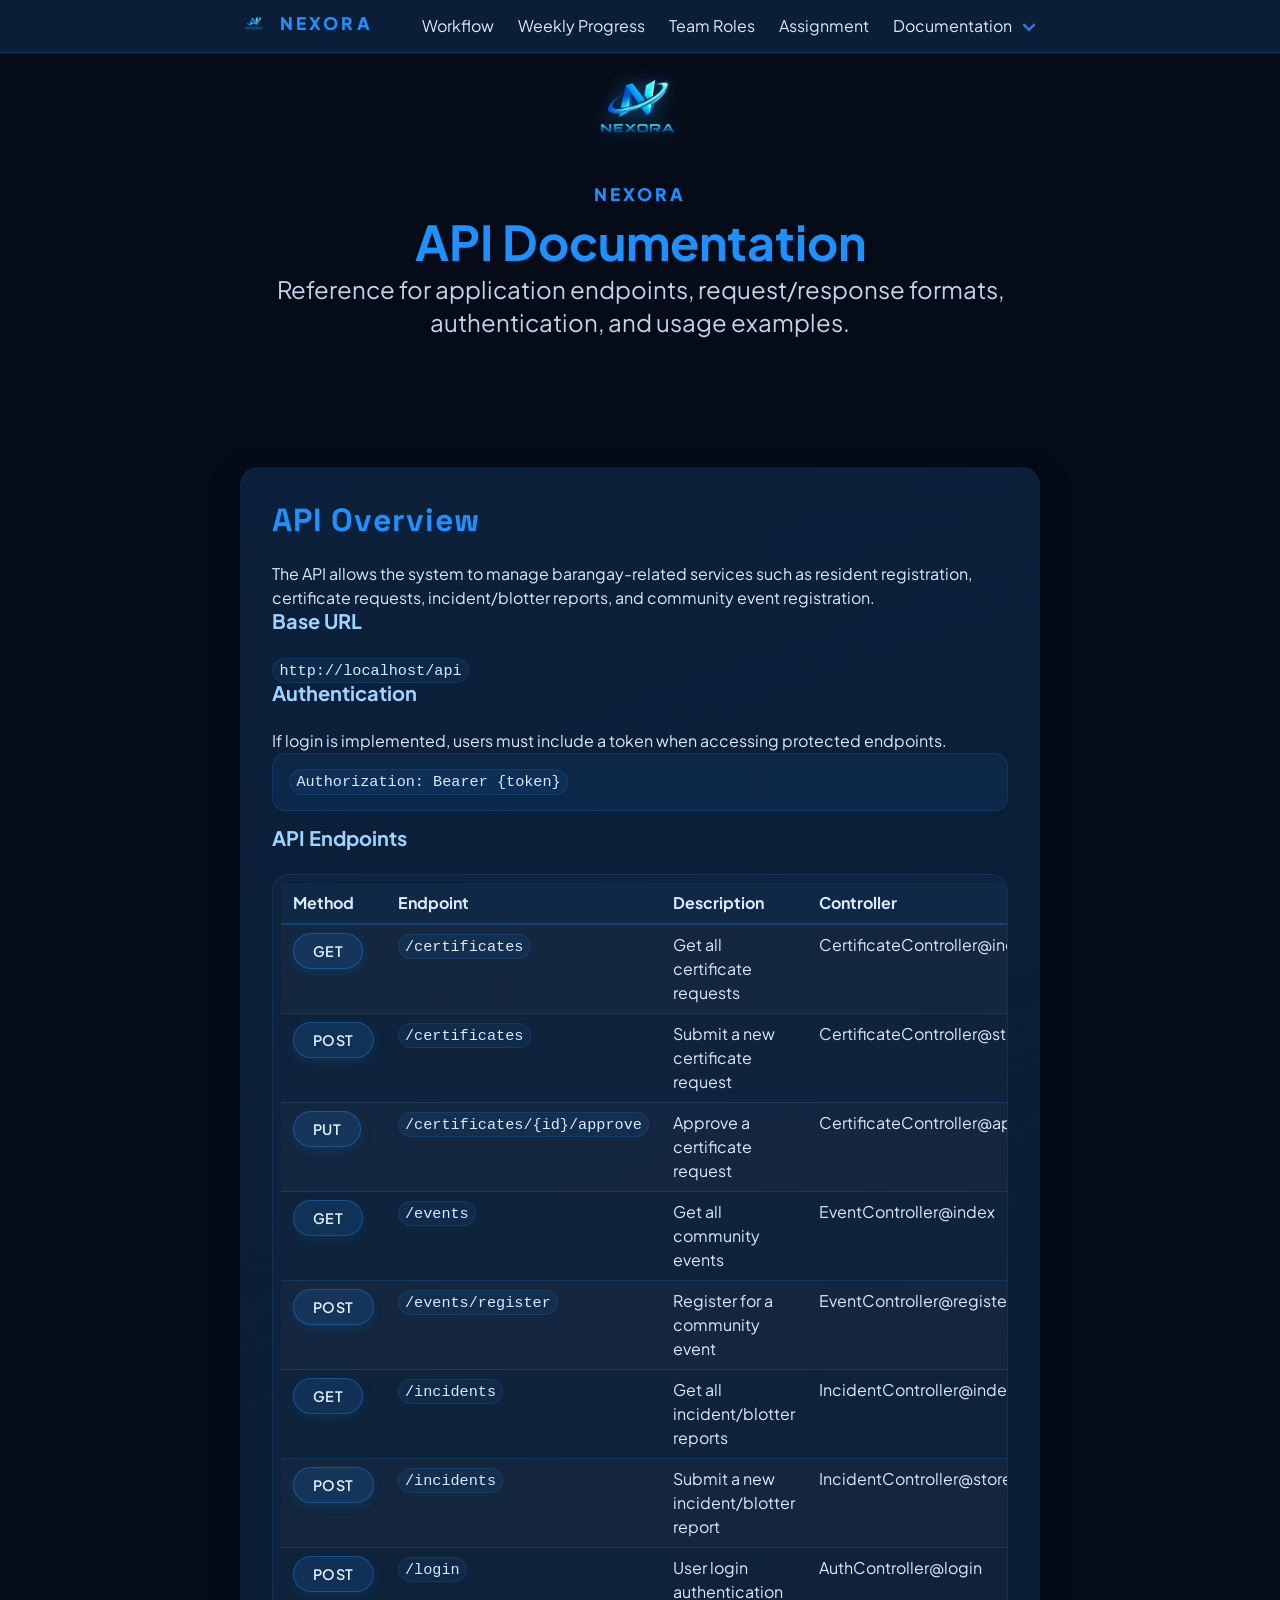
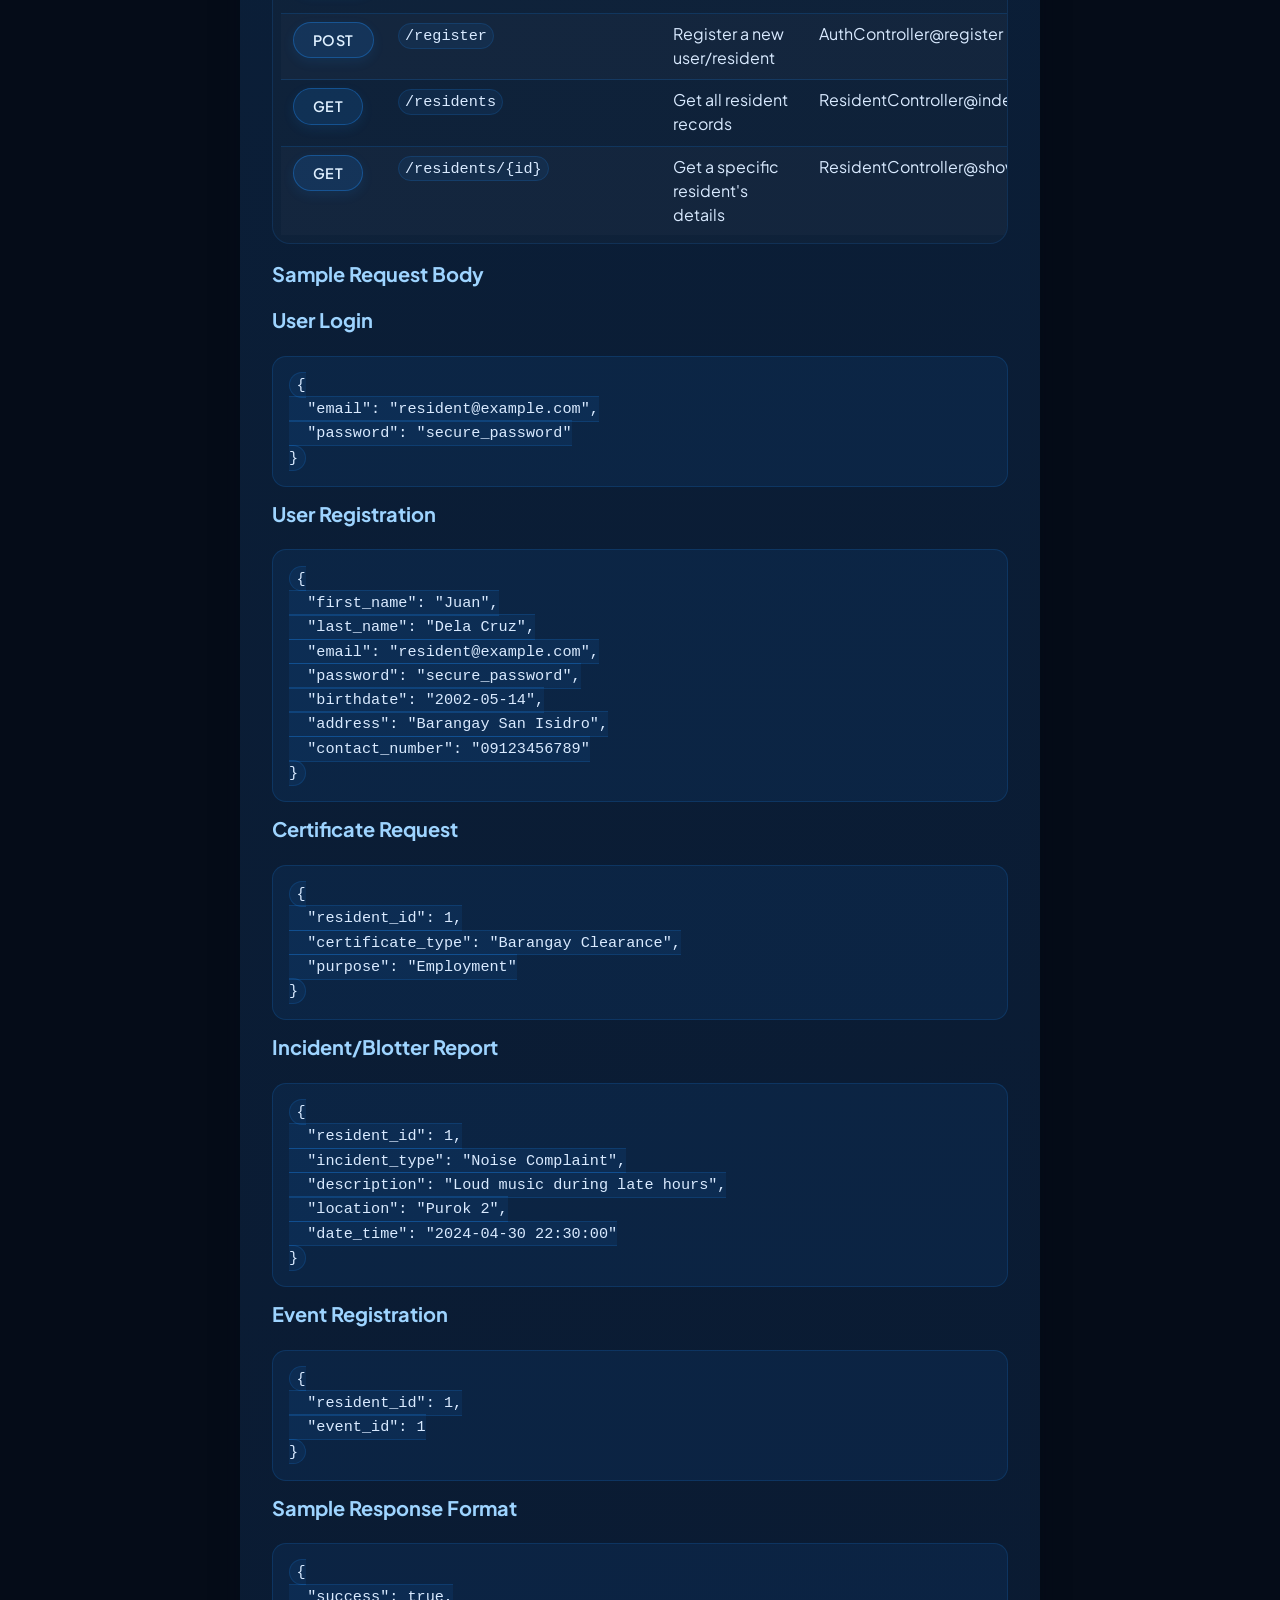
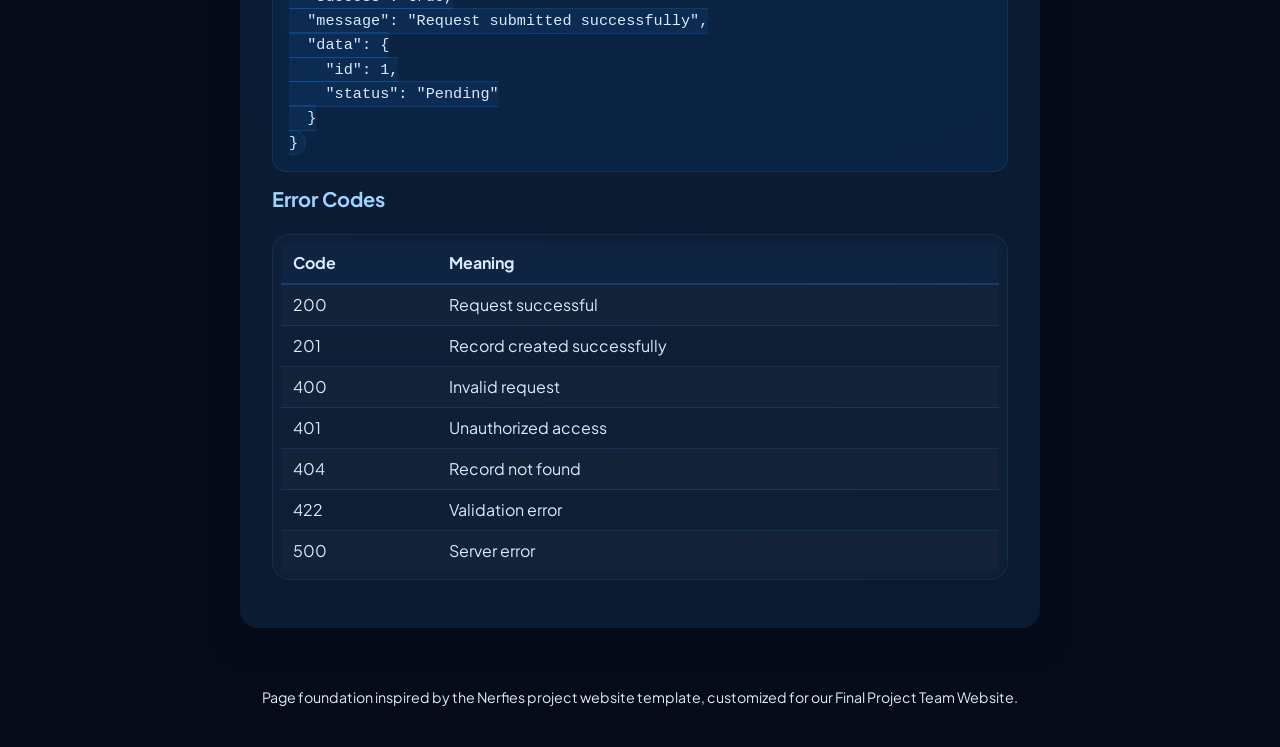
<file: api-documentation.html>
<!DOCTYPE html>
<html>
<head>
  <meta charset="utf-8">
  <meta name="viewport" content="width=device-width, initial-scale=1">
  <title>API Documentation - Barangay Certificate Request System</title>

  <link rel="preconnect" href="https://fonts.googleapis.com">
  <link rel="preconnect" href="https://fonts.gstatic.com" crossorigin>
  <link href="https://fonts.googleapis.com/css2?family=Space+Grotesk:wght@400;500;700&family=Plus+Jakarta+Sans:wght@400;600;700;800&display=swap" rel="stylesheet">
  <link rel="stylesheet" href="static/css/bulma.min.css">
  <link rel="stylesheet" href="static/css/fontawesome.all.min.css">
  <link rel="stylesheet" href="static/css/index.css">
  <style>
    /* Eye-friendly dark theme using #1E90FF as accent */
    body {
      color: #d9eaff !important;
      background:
        radial-gradient(900px 420px at 10% -8%, rgba(30, 144, 255, 0.22), transparent 65%),
        radial-gradient(760px 360px at 92% -8%, rgba(30, 144, 255, 0.16), transparent 68%),
        linear-gradient(165deg, #050c18 0%, #07152a 55%, #0a1c33 100%) !important;
    }

    .noise-overlay,
    .bg-grid {
      opacity: 0.18 !important;
      background-image:
        linear-gradient(to right, rgba(30, 144, 255, 0.07) 1px, transparent 1px),
        linear-gradient(to bottom, rgba(30, 144, 255, 0.07) 1px, transparent 1px) !important;
    }

    .publication-title,
    .section-title,
    .brand-name,
    .panel-kicker,
    .member-role,
    .label-chip {
      color: #1E90FF !important;
    }

    .publication-subtitle,
    .group-label,
    .update-card h3,
    .update-card p,
    .member-card h3,
    .member-card p,
    .content-card p,
    .footer-note p,
    .author-block a {
      color: #d9eaff !important;
    }

    .label-chip,
    .action-btn,
    .actor-chips span,
    .state-pill,
    .publication-links .button {
      color: #dff0ff !important;
      border-color: rgba(30, 144, 255, 0.36) !important;
      background: rgba(30, 144, 255, 0.14) !important;
    }

    .label-chip {
      display: inline-flex !important;
      align-items: center;
      justify-content: center;
      width: auto !important;
      max-width: fit-content;
      padding: 0.45rem 1.2rem !important;
      border: 1px solid rgba(30, 144, 255, 0.35) !important;
      border-radius: 999px !important;
      font-size: 0.9rem;
      font-weight: 600;
      letter-spacing: 0.02em;
      line-height: 1.4;
      box-shadow: 0 4px 12px rgba(30, 144, 255, 0.1);
      margin: 0 auto 0.8rem !important;
    }

    html,
    body {
      min-height: 100%;
      margin: 0;
      padding: 0;
      background: #050c18 !important;
    }

    .brand-logo-wrap {
      margin: 0 auto 0.3rem;
    }

    .publication-links {
      display: flex;
      flex-wrap: wrap;
      gap: 0.9rem;
      justify-content: center;
      margin-top: 1.5rem;
    }

    .publication-links-group {
      display: flex;
      flex-wrap: wrap;
      gap: 0.75rem;
      justify-content: center;
      align-items: center;
    }

    .publication-links-label {
      display: inline-flex;
      align-items: center;
      justify-content: center;
      padding: 0.4rem 0.75rem;
      color: #8bd3ff;
      font-size: 0.78rem;
      font-weight: 700;
      letter-spacing: 0.08em;
      text-transform: uppercase;
      border-radius: 999px;
      border: 1px solid rgba(30, 144, 255, 0.26);
      background: rgba(30, 144, 255, 0.08);
    }

    .hero-shell,
    .content-card,
    .panel-card,
    .member-card,
    .update-card,
    .diagram-box,
    .box {
      border-color: rgba(30, 144, 255, 0.24) !important;
      background: linear-gradient(160deg, #0b203a, #0a1a31) !important;
      box-shadow: 0 12px 28px rgba(3, 10, 24, 0.5) !important;
      border-radius: 18px !important;
      overflow: hidden !important;
      background-clip: padding-box;
    }

    .panel-card {
      padding: 1.2rem 1.3rem !important;
      min-height: 160px;
      display: flex;
      flex-direction: column;
      justify-content: flex-start;
    }

    .content-card {
      padding: 1.8rem 2rem !important;
    }

    .content-card .title.is-5 {
      color: #9ed4ff !important;
      font-weight: 700 !important;
    }

    .content-card .table-container {
      overflow-x: auto;
      margin-bottom: 1.2rem;
      background: rgba(255, 255, 255, 0.02) !important;
      border: 1px solid rgba(30, 144, 255, 0.14) !important;
      border-radius: 18px !important;
      padding: 0.5rem !important;
    }

    .content-card table.table {
      background: transparent !important;
      border-collapse: separate !important;
      border-spacing: 0 !important;
      color: #d9eaff !important;
    }

    .content-card table.table th,
    .content-card table.table td {
      background: transparent !important;
      color: #d9eaff !important;
      border-color: rgba(30, 144, 255, 0.18) !important;
    }

    .content-card table.table thead tr {
      background: rgba(30, 144, 255, 0.05) !important;
    }

    .content-card table.table thead th {
      background: transparent !important;
      color: #d9eaff !important;
      border-bottom-color: rgba(30, 144, 255, 0.25) !important;
    }

    .content-card table.table tbody tr {
      background: transparent !important;
    }

    .content-card table.table.is-striped tbody tr:nth-child(odd) {
      background: rgba(255, 255, 255, 0.02) !important;
    }

    .content-card table.table.is-striped tbody tr:nth-child(even) {
      background: transparent !important;
    }

    .content-card table.table tbody tr:hover,
    .content-card table.table.is-hoverable tbody tr:hover {
      background: rgba(30, 144, 255, 0.12) !important;
    }

    .content-card table.table tbody tr:hover td,
    .content-card table.table tbody tr:hover th {
      background: transparent !important;
      color: #d9eaff !important;
    }

    .content-card pre,
    .content-card code {
      background: rgba(30, 144, 255, 0.08) !important;
      color: #d9eaff !important;
      border: 1px solid rgba(30, 144, 255, 0.16) !important;
      border-radius: 14px !important;
      font-family: ui-monospace, SFMono-Regular, Menlo, Monaco, Consolas, 'Courier New', monospace !important;
    }

    .content-card pre {
      padding: 1rem !important;
      overflow-x: auto !important;
      line-height: 1.6 !important;
      margin-bottom: 1rem !important;
    }

    .content-card code {
      padding: 0.18rem 0.4rem !important;
      font-size: 0.95rem !important;
    }

    .member-card {
      padding: 1rem;
    }

    .member-featured {
      grid-column: span 2;
      display: grid;
      grid-template-columns: 96px 1fr;
      align-items: center;
      gap: 0.9rem;
    }

    .member-photo-wrap {
      margin: 0;
    }

    .member-photo {
      width: 96px;
      height: 96px;
      object-fit: cover;
      border-radius: 14px;
      border: 2px solid #3b84b9;
    }

    .member-card h3 {
      margin: 0;
      color: #e9f9ff;
      font-size: 1rem;
    }

    .member-role {
      margin: 0.32rem 0 0.36rem;
      color: #68dbff;
      font-size: 0.86rem;
      font-weight: 700;
    }

    .member-card p {
      margin: 0;
      color: #a2c6de;
      font-size: 0.89rem;
    }

    .footer-note {
      padding-top: 1.25rem;
      padding-bottom: 2.4rem;
    }

    .footer-note p {
      margin: 0;
      text-align: center;
      color: #7da4c0;
      font-size: 0.89rem;
    }

    .publication-links {
      display: flex;
      flex-wrap: wrap;
      gap: 0.75rem;
      justify-content: center;
      margin-top: 1.5rem;
    }

    .publication-links .button {
      margin: 0;
      padding: 0.6rem 1.2rem;
      border-radius: 999px;
      font-size: 0.9rem;
      font-weight: 600;
      text-decoration: none;
      transition: all 0.2s ease;
    }

    .publication-links .button:hover {
      background: rgba(30, 144, 255, 0.18) !important;
      border-color: rgba(30, 144, 255, 0.35) !important;
      transform: none;
      box-shadow: 0 4px 12px rgba(30, 144, 255, 0.12);
    }

    .publication-links .button span {
      display: block;
      line-height: 1.2;
    }

    .hero.publication-header {
      padding: 3rem 1.5rem 4rem;
      text-align: center;
    }

    .hero.publication-header .hero-body {
      padding: 0;
    }

    .publication-title {
      font-size: 2.5rem;
      font-weight: 700;
      margin: 0.5rem 0 0.3rem;
      line-height: 1.1;
    }

    .publication-subtitle {
      font-size: 1.1rem;
      font-weight: 400;
      margin: 0 0 1.5rem;
      line-height: 1.4;
      opacity: 0.9;
    }

    .brand-logo-wrap {
      display: inline-block;
    }

    .brand-logo {
      width: 100%;
      height: auto;
      max-width: 120px;
    }

    .brand-name {
      font-size: 1.08rem;
      font-weight: 900;
      letter-spacing: 0.18em;
      margin: 0.1rem 0 0.3rem;
    }

    .section-title {
      margin-bottom: 1rem;
      font-size: 1.8rem;
      font-weight: 700;
    }

    .container.is-max-desktop {
      max-width: 800px;
    }

    @media (max-width: 768px) {
      .publication-title {
        font-size: 2rem;
      }

      .publication-subtitle {
        font-size: 1rem;
      }

      .publication-links {
        gap: 0.5rem;
      }

      .publication-links .button {
        padding: 0.5rem 1rem;
        font-size: 0.85rem;
      }
    }
  </style>
</head>

<body>
  <div id="navbar-placeholder"></div>
<div class="noise-overlay" aria-hidden="true"></div>

<section class="hero publication-header">
  <div class="hero-body">
    <div class="container is-max-desktop has-text-centered">
      <figure class="brand-logo-wrap" style="width: 124px; margin: 0.1rem auto 0.3rem;">
        <img src="static/images/nexora.png" alt="Nexora group logo" class="brand-logo" style="width: 100%; height: auto; display: block;">
      </figure>
      <p class="brand-name" style="font-size: 1.08rem; font-weight: 900; letter-spacing: 0.18em;">NEXORA</p>
      <h1 class="title is-1 publication-title">API Documentation</h1>
      <h2 class="subtitle is-4 publication-subtitle">Reference for application endpoints, request/response formats, authentication, and usage examples.</h2>

     
    </div>
  </div>
</section>

<section class="section">
  <div class="container is-max-desktop">
    <div class="content-card">
      <h2 class="title is-3 section-title">API Overview</h2>
      <p>The API allows the system to manage barangay-related services such as resident registration, certificate requests, incident/blotter reports, and community event registration.</p>

      <h3 class="title is-5">Base URL</h3>
      <p><code>http://localhost/api</code></p>

      <h3 class="title is-5">Authentication</h3>
      <p>If login is implemented, users must include a token when accessing protected endpoints.</p>
      <pre><code>Authorization: Bearer {token}</code></pre>

      <h3 class="title is-5">API Endpoints</h3>
      <div class="table-container">
        <table class="table is-fullwidth is-striped is-hoverable">
          <thead>
            <tr>
              <th>Method</th>
              <th>Endpoint</th>
              <th>Description</th>
              <th>Controller</th>
            </tr>
          </thead>
          <tbody>
            <tr>
              <td><span class="label-chip">GET</span></td>
              <td><code>/certificates</code></td>
              <td>Get all certificate requests</td>
              <td>CertificateController@index</td>
            </tr>
            <tr>
              <td><span class="label-chip">POST</span></td>
              <td><code>/certificates</code></td>
              <td>Submit a new certificate request</td>
              <td>CertificateController@store</td>
            </tr>
            <tr>
              <td><span class="label-chip">PUT</span></td>
              <td><code>/certificates/{id}/approve</code></td>
              <td>Approve a certificate request</td>
              <td>CertificateController@approve</td>
            </tr>
            <tr>
              <td><span class="label-chip">GET</span></td>
              <td><code>/events</code></td>
              <td>Get all community events</td>
              <td>EventController@index</td>
            </tr>
            <tr>
              <td><span class="label-chip">POST</span></td>
              <td><code>/events/register</code></td>
              <td>Register for a community event</td>
              <td>EventController@register</td>
            </tr>
            <tr>
              <td><span class="label-chip">GET</span></td>
              <td><code>/incidents</code></td>
              <td>Get all incident/blotter reports</td>
              <td>IncidentController@index</td>
            </tr>
            <tr>
              <td><span class="label-chip">POST</span></td>
              <td><code>/incidents</code></td>
              <td>Submit a new incident/blotter report</td>
              <td>IncidentController@store</td>
            </tr>
            <tr>
              <td><span class="label-chip">POST</span></td>
              <td><code>/login</code></td>
              <td>User login authentication</td>
              <td>AuthController@login</td>
            </tr>
            <tr>
              <td><span class="label-chip">POST</span></td>
              <td><code>/register</code></td>
              <td>Register a new user/resident</td>
              <td>AuthController@register</td>
            </tr>
            <tr>
              <td><span class="label-chip">GET</span></td>
              <td><code>/residents</code></td>
              <td>Get all resident records</td>
              <td>ResidentController@index</td>
            </tr>
            <tr>
              <td><span class="label-chip">GET</span></td>
              <td><code>/residents/{id}</code></td>
              <td>Get a specific resident's details</td>
              <td>ResidentController@show</td>
            </tr>
          </tbody>
        </table>
      </div>

      <h3 class="title is-5">Sample Request Body</h3>
      <h4 class="title is-5">User Login</h4>
      <pre><code>{
  "email": "resident@example.com",
  "password": "secure_password"
}</code></pre>
      <h4 class="title is-5">User Registration</h4>
      <pre><code>{
  "first_name": "Juan",
  "last_name": "Dela Cruz",
  "email": "resident@example.com",
  "password": "secure_password",
  "birthdate": "2002-05-14",
  "address": "Barangay San Isidro",
  "contact_number": "09123456789"
}</code></pre>
      <h4 class="title is-5">Certificate Request</h4>
      <pre><code>{
  "resident_id": 1,
  "certificate_type": "Barangay Clearance",
  "purpose": "Employment"
}</code></pre>
      <h4 class="title is-5">Incident/Blotter Report</h4>
      <pre><code>{
  "resident_id": 1,
  "incident_type": "Noise Complaint",
  "description": "Loud music during late hours",
  "location": "Purok 2",
  "date_time": "2024-04-30 22:30:00"
}</code></pre>
      <h4 class="title is-5">Event Registration</h4>
      <pre><code>{
  "resident_id": 1,
  "event_id": 1
}</code></pre>

      <h3 class="title is-5">Sample Response Format</h3>
      <pre><code>{
  "success": true,
  "message": "Request submitted successfully",
  "data": {
    "id": 1,
    "status": "Pending"
  }
}</code></pre>

      <h3 class="title is-5">Error Codes</h3>
      <div class="table-container">
        <table class="table is-fullwidth is-striped is-hoverable">
          <thead>
            <tr>
              <th>Code</th>
              <th>Meaning</th>
            </tr>
          </thead>
          <tbody>
            <tr>
              <td>200</td>
              <td>Request successful</td>
            </tr>
            <tr>
              <td>201</td>
              <td>Record created successfully</td>
            </tr>
            <tr>
              <td>400</td>
              <td>Invalid request</td>
            </tr>
            <tr>
              <td>401</td>
              <td>Unauthorized access</td>
            </tr>
            <tr>
              <td>404</td>
              <td>Record not found</td>
            </tr>
            <tr>
              <td>422</td>
              <td>Validation error</td>
            </tr>
            <tr>
              <td>500</td>
              <td>Server error</td>
            </tr>
          </tbody>
        </table>
      </div>
    </div>
  </div>
</section>

<section class="section footer-note">
  <div class="container is-max-desktop">
    <p>
      Page foundation inspired by the Nerfies project website template, customized for our Final Project Team Website.
    </p>
  </div>
</section>
<script>
    // Fetch the navigation bar and insert it into the placeholder
    fetch('nav.html')
      .then(response => response.text())
      .then(data => {
        document.getElementById('navbar-placeholder').innerHTML = data;
        
        // Initialize the burger menu AFTER the nav bar has loaded
        const $navbarBurgers = Array.prototype.slice.call(document.querySelectorAll('.navbar-burger'), 0);
        $navbarBurgers.forEach( el => {
          el.addEventListener('click', () => {
            const target = el.dataset.target;
            const $target = document.getElementById(target);
            el.classList.toggle('is-active');
            $target.classList.toggle('is-active');
            
            if ($target.classList.contains('is-active')) {
              $target.style.background = '#0a1c33';
            } else {
              $target.style.background = 'transparent';
            }
          });
        });
      })
      .catch(error => console.error('Error loading navigation:', error));
  </script>
</body>
</body>
</html>
</file>
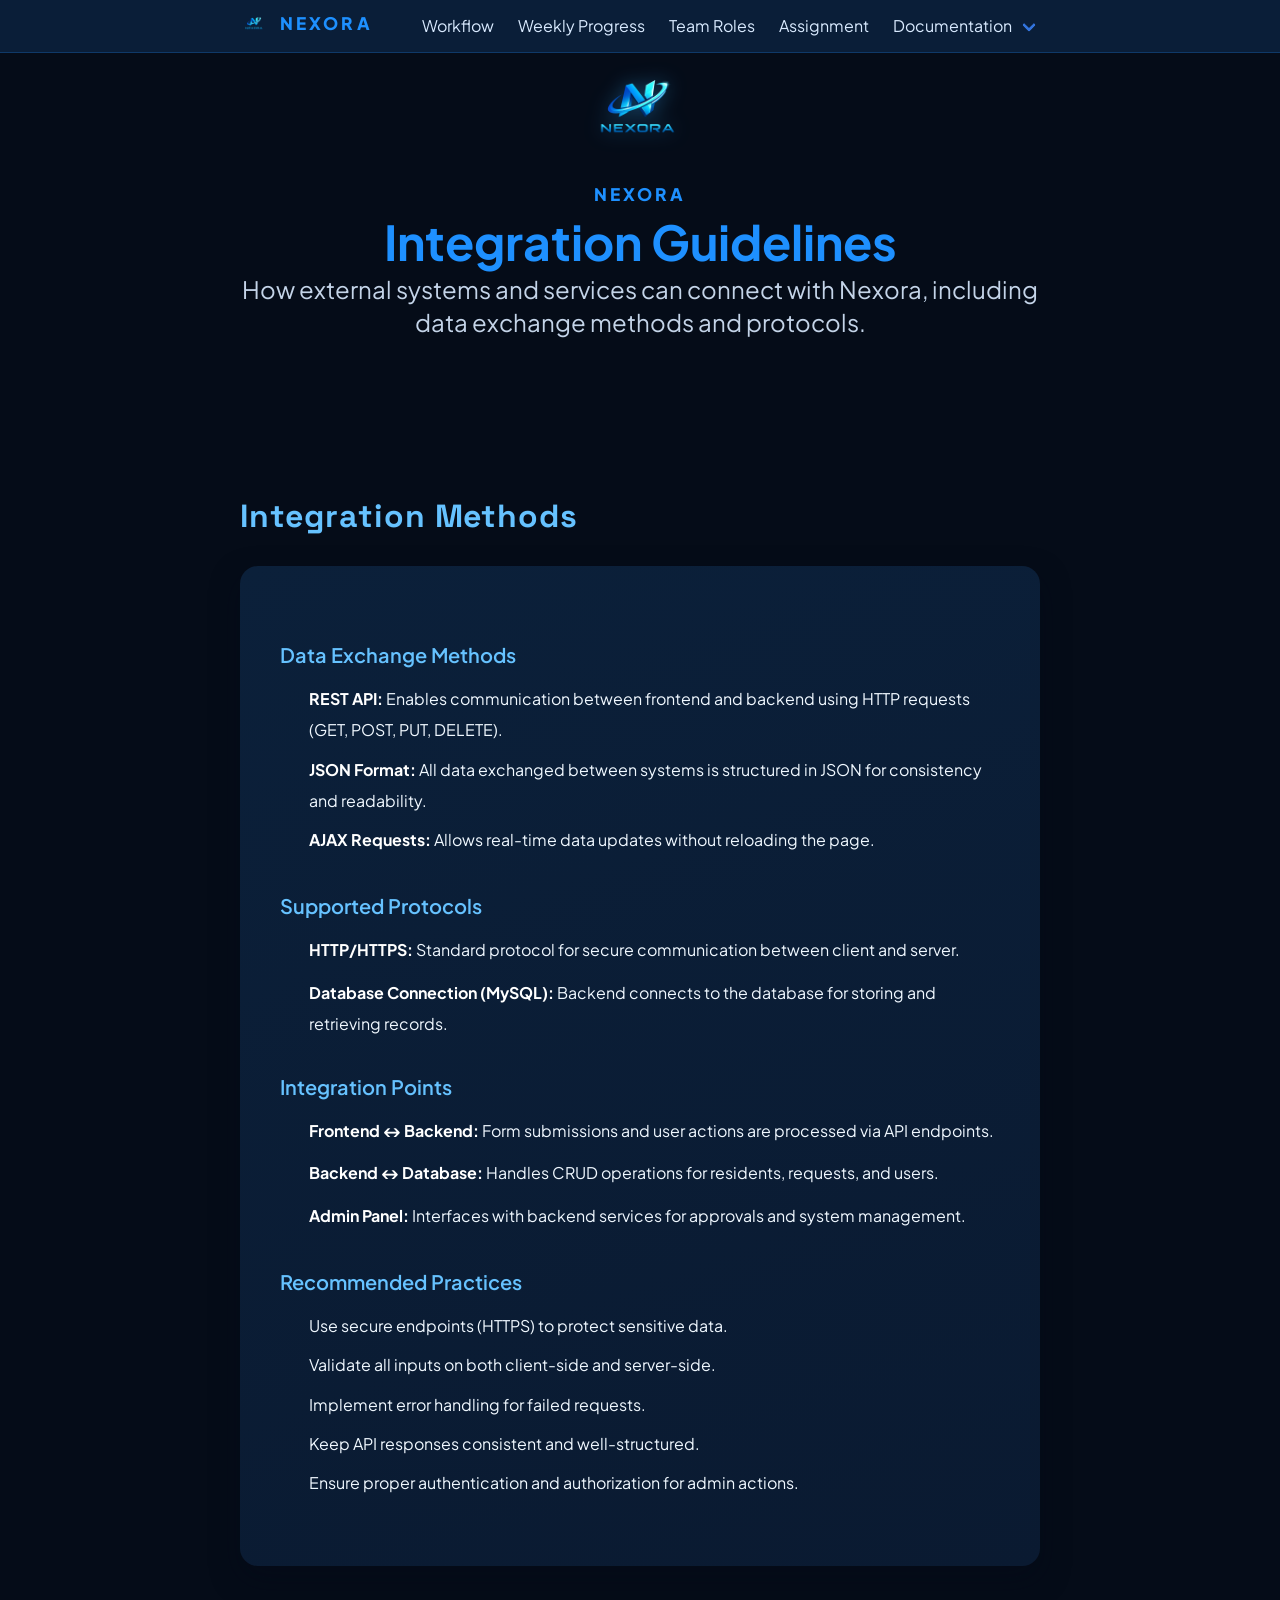
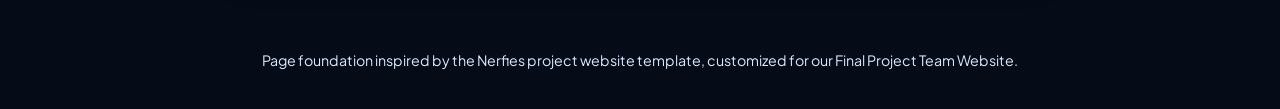
<file: integration-guidelines.html>
<!DOCTYPE html>
<html>
<head>
  <meta charset="utf-8">
  <meta name="viewport" content="width=device-width, initial-scale=1">
  <title>Integration Guidelines - Barangay Certificate Request System</title>

  <link rel="preconnect" href="https://fonts.googleapis.com">
  <link rel="preconnect" href="https://fonts.gstatic.com" crossorigin>
  <link href="https://fonts.googleapis.com/css2?family=Space+Grotesk:wght@400;500;700&family=Plus+Jakarta+Sans:wght@400;600;700;800&display=swap" rel="stylesheet">
  <link rel="stylesheet" href="static/css/bulma.min.css">
  <link rel="stylesheet" href="static/css/fontawesome.all.min.css">
  <link rel="stylesheet" href="static/css/index.css">
  <style>
    /* Eye-friendly dark theme using #1E90FF as accent */
    body {
      color: #d9eaff !important;
      background:
        radial-gradient(900px 420px at 10% -8%, rgba(30, 144, 255, 0.22), transparent 65%),
        radial-gradient(760px 360px at 92% -8%, rgba(30, 144, 255, 0.16), transparent 68%),
        linear-gradient(165deg, #050c18 0%, #07152a 55%, #0a1c33 100%) !important;
    }

    .noise-overlay,
    .bg-grid {
      opacity: 0.18 !important;
      background-image:
        linear-gradient(to right, rgba(30, 144, 255, 0.07) 1px, transparent 1px),
        linear-gradient(to bottom, rgba(30, 144, 255, 0.07) 1px, transparent 1px) !important;
    }

    .publication-title,
    .section-title,
    .brand-name,
    .panel-kicker,
    .member-role,
    .label-chip {
      color: #1E90FF !important;
    }

    .publication-subtitle,
    .group-label,
    .update-card h3,
    .update-card p,
    .member-card h3,
    .member-card p,
    .content-card p,
    .footer-note p,
    .author-block a {
      color: #d9eaff !important;
    }

    .label-chip,
    .action-btn,
    .actor-chips span,
    .state-pill,
    .publication-links .button {
      color: #dff0ff !important;
      border-color: rgba(30, 144, 255, 0.36) !important;
      background: rgba(30, 144, 255, 0.14) !important;
    }

    .label-chip {
      display: inline-flex !important;
      align-items: center;
      justify-content: center;
      width: auto !important;
      max-width: fit-content;
      padding: 0.45rem 1.2rem !important;
      border: 1px solid rgba(30, 144, 255, 0.35) !important;
      border-radius: 999px !important;
      font-size: 0.9rem;
      font-weight: 600;
      letter-spacing: 0.02em;
      line-height: 1.4;
      box-shadow: 0 4px 12px rgba(30, 144, 255, 0.1);
      margin: 0 auto 0.8rem !important;
    }

    html,
    body {
      min-height: 100%;
      margin: 0;
      padding: 0;
      background: #050c18 !important;
    }

    .brand-logo-wrap {
      margin: 0 auto 0.3rem;
    }

    .publication-links {
      display: flex;
      flex-wrap: wrap;
      gap: 0.9rem;
      justify-content: center;
      margin-top: 1.5rem;
    }

    .publication-links-group {
      display: flex;
      flex-wrap: wrap;
      gap: 0.75rem;
      justify-content: center;
      align-items: center;
    }

    /* SECTION SPACING */
#integration {
  padding-top: 4rem;
  padding-bottom: 4rem;
}

/* MAIN CONTAINER SPACING */
#integration .content-card {
  padding: 2.5rem 2.2rem !important;
}

/* HEADINGS SPACING */
#integration h2.section-title {
  margin-bottom: 2rem;
}

#integration h3 {
  margin-top: 2.2rem;
  margin-bottom: 1rem;
  line-height: 1.4;
}

/* LIST SPACING */
#integration ul {
  margin-top: 0.8rem;
  margin-bottom: 1.8rem;
  padding-left: 1.8rem;
}

#integration li {
  margin-bottom: 0.7rem;
  line-height: 1.75;
}

/* PARAGRAPH SPACING */
#integration p {
  margin-bottom: 1.2rem;
  line-height: 1.8;
}

/* BOX CONTENT SPACING */
#integration .box.content-card {
  padding: 2.5rem !important;
  border-radius: 16px;
}

/* BETTER SECTION SEPARATION */
#integration h3 + ul {
  margin-top: 0.6rem;
}

/* BUTTON / NAV LINKS SPACING FIX */
.publication-links {
  margin-top: 2rem;
  margin-bottom: 1rem;
}

/* FOOTER SPACING */
.footer-note {
  padding-top: 3rem;
  padding-bottom: 3rem;
}

/* IMPROVE TEXT BREATHING ROOM */
#integration strong {
  display: inline-block;
  margin-bottom: 0.2rem;
}

    .publication-links-label {
      display: inline-flex;
      align-items: center;
      justify-content: center;
      padding: 0.4rem 0.75rem;
      color: #8bd3ff;
      font-size: 0.78rem;
      font-weight: 700;
      letter-spacing: 0.08em;
      text-transform: uppercase;
      border-radius: 999px;
      border: 1px solid rgba(30, 144, 255, 0.26);
      background: rgba(30, 144, 255, 0.08);
    }

    .hero-shell,
    .content-card,
    .panel-card,
    .member-card,
    .update-card,
    .diagram-box,
    .box {
      border-color: rgba(30, 144, 255, 0.24) !important;
      background: linear-gradient(160deg, #0b203a, #0a1a31) !important;
      box-shadow: 0 12px 28px rgba(3, 10, 24, 0.5) !important;
      border-radius: 18px !important;
      overflow: hidden !important;
      background-clip: padding-box;
    }

    .panel-card {
      padding: 1.2rem 1.3rem !important;
      min-height: 160px;
      display: flex;
      flex-direction: column;
      justify-content: flex-start;
    }

    .content-card {
      padding: 1.8rem 2rem !important;
    }

    .member-card {
      padding: 1rem;
    }

    .member-featured {
      grid-column: span 2;
      display: grid;
      grid-template-columns: 96px 1fr;
      align-items: center;
      gap: 0.9rem;
    }

    .member-photo-wrap {
      margin: 0;
    }

    .member-photo {
      width: 96px;
      height: 96px;
      object-fit: cover;
      border-radius: 14px;
      border: 2px solid #3b84b9;
    }

    .member-card h3 {
      margin: 0;
      color: #e9f9ff;
      font-size: 1rem;
    }

    .member-role {
      margin: 0.32rem 0 0.36rem;
      color: #68dbff;
      font-size: 0.86rem;
      font-weight: 700;
    }

    .member-card p {
      margin: 0;
      color: #a2c6de;
      font-size: 0.89rem;
    }

    .footer-note {
      padding-top: 1.25rem;
      padding-bottom: 2.4rem;
    }

    .footer-note p {
      margin: 0;
      text-align: center;
      color: #7da4c0;
      font-size: 0.89rem;
    }

    .publication-links {
      display: flex;
      flex-wrap: wrap;
      gap: 0.75rem;
      justify-content: center;
      margin-top: 1.5rem;
    }

    .publication-links .button {
      margin: 0;
      padding: 0.6rem 1.2rem;
      border-radius: 999px;
      font-size: 0.9rem;
      font-weight: 600;
      text-decoration: none;
      transition: all 0.2s ease;
    }
    #integration,
#integration p,
#integration li {
  color: #f0f8ff !important; /* brighter soft white */
}

#integration h2,
#integration h3 {
  color: #66c2ff !important; /* brighter blue accent */
}

#integration strong {
  color: #ffffff !important; /* pure white for emphasis */
}

    .publication-links .button:hover {
      background: rgba(30, 144, 255, 0.25) !important;
      border-color: rgba(30, 144, 255, 0.5) !important;
      transform: translateY(-1px);
      box-shadow: 0 6px 16px rgba(30, 144, 255, 0.2);
    }

    .publication-links .button span {
      display: block;
      line-height: 1.2;
    }

    .hero.publication-header {
      padding: 3rem 1.5rem 4rem;
      text-align: center;
    }

    .hero.publication-header .hero-body {
      padding: 0;
    }

    .publication-title {
      font-size: 2.5rem;
      font-weight: 700;
      margin: 0.5rem 0 0.3rem;
      line-height: 1.1;
    }

    .publication-subtitle {
      font-size: 1.1rem;
      font-weight: 400;
      margin: 0 0 1.5rem;
      line-height: 1.4;
      opacity: 0.9;
    }

    .brand-logo-wrap {
      display: inline-block;
    }

    .brand-logo {
      width: 100%;
      height: auto;
      max-width: 120px;
    }

    .brand-name {
      font-size: 1.08rem;
      font-weight: 900;
      letter-spacing: 0.18em;
      margin: 0.1rem 0 0.3rem;
    }

    .section-title {
      margin-bottom: 1rem;
      font-size: 1.8rem;
      font-weight: 700;
    }

    .container.is-max-desktop {
      max-width: 800px;
    }

    @media (max-width: 768px) {
      .publication-title {
        font-size: 2rem;
      }

      .publication-subtitle {
        font-size: 1rem;
      }

      .publication-links {
        gap: 0.5rem;
      }

      .publication-links .button {
        padding: 0.5rem 1rem;
        font-size: 0.85rem;
      }
    }
  </style>
</head>

<body>
  <div id="navbar-placeholder"></div>
<div class="noise-overlay" aria-hidden="true"></div>

<section class="hero publication-header">
  <div class="hero-body">
    <div class="container is-max-desktop has-text-centered">
      <figure class="brand-logo-wrap" style="width: 124px; margin: 0.1rem auto 0.3rem;">
        <img src="static/images/nexora.png" alt="Nexora group logo" class="brand-logo" style="width: 100%; height: auto; display: block;">
      </figure>
      <p class="brand-name" style="font-size: 1.08rem; font-weight: 900; letter-spacing: 0.18em;">NEXORA</p>
      <h1 class="title is-1 publication-title">Integration Guidelines</h1>
      <h2 class="subtitle is-4 publication-subtitle">How external systems and services can connect with Nexora, including data exchange methods and protocols.</h2>

      
    </div>
  </div>
</section>

<section class="section" id="integration">
  <div class="container is-max-desktop">
    <h2 class="title is-3 section-title">Integration Methods</h2>

    <div class="box content-card">
     

      <h3 class="title is-5">Data Exchange Methods</h3>
      <ul>
        <li>
          <strong>REST API:</strong> Enables communication between frontend and backend using HTTP requests (GET, POST, PUT, DELETE).
        </li>
        <h>
        <li>
          <strong>JSON Format:</strong> All data exchanged between systems is structured in JSON for consistency and readability.
        </li>
        <li>
          <strong>AJAX Requests:</strong> Allows real-time data updates without reloading the page.
        </li>
      </ul>
     <div>
      
     </div>
     

      <h3 class="title is-5">Supported Protocols</h3>
      <ul>
        <li>
          <strong>HTTP/HTTPS:</strong> Standard protocol for secure communication between client and server.
        </li>
        <li>
          <strong>Database Connection (MySQL):</strong> Backend connects to the database for storing and retrieving records.
        </li>
      </ul>

      <h3 class="title is-5">Integration Points</h3>
      <ul>
        <li>
          <strong>Frontend ↔ Backend:</strong> Form submissions and user actions are processed via API endpoints.
        </li>
        <li>
          <strong>Backend ↔ Database:</strong> Handles CRUD operations for residents, requests, and users.
        </li>
        <li>
          <strong>Admin Panel:</strong> Interfaces with backend services for approvals and system management.
        </li>
      </ul>

      <h3 class="title is-5">Recommended Practices</h3>
      <ul>
        <li>Use secure endpoints (HTTPS) to protect sensitive data.</li>
        <li>Validate all inputs on both client-side and server-side.</li>
        <li>Implement error handling for failed requests.</li>
        <li>Keep API responses consistent and well-structured.</li>
        <li>Ensure proper authentication and authorization for admin actions.</li>
      </ul>
    </div>
  </div>
</section>

<section class="section footer-note">
  <div class="container is-max-desktop">
    <p>
      Page foundation inspired by the Nerfies project website template, customized for our Final Project Team Website.
    </p>
  </div>
</section>
<script>
    // Fetch the navigation bar and insert it into the placeholder
    fetch('nav.html')
      .then(response => response.text())
      .then(data => {
        document.getElementById('navbar-placeholder').innerHTML = data;
        
        // Initialize the burger menu AFTER the nav bar has loaded
        const $navbarBurgers = Array.prototype.slice.call(document.querySelectorAll('.navbar-burger'), 0);
        $navbarBurgers.forEach( el => {
          el.addEventListener('click', () => {
            const target = el.dataset.target;
            const $target = document.getElementById(target);
            el.classList.toggle('is-active');
            $target.classList.toggle('is-active');
            
            if ($target.classList.contains('is-active')) {
              $target.style.background = '#0a1c33';
            } else {
              $target.style.background = 'transparent';
            }
          });
        });
      })
      .catch(error => console.error('Error loading navigation:', error));
  </script>
</body>
</body>
</html>
</file>
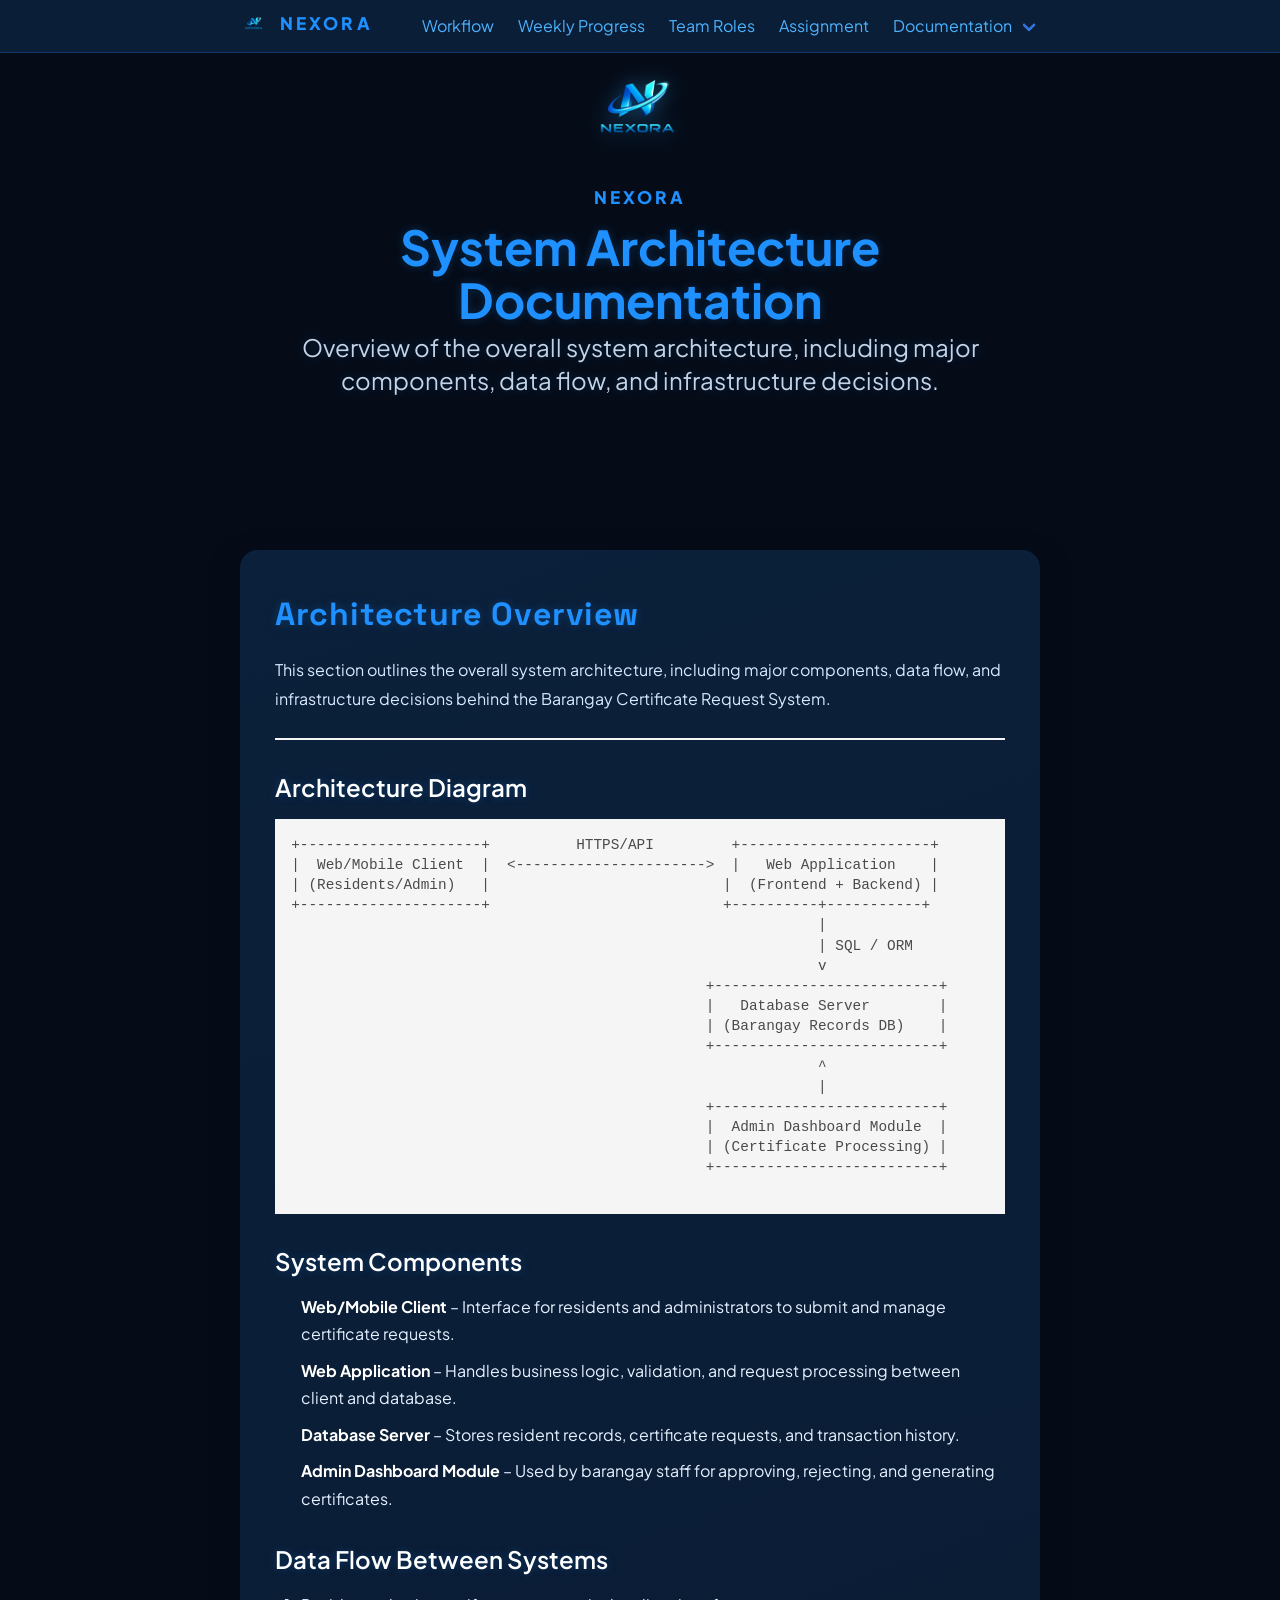
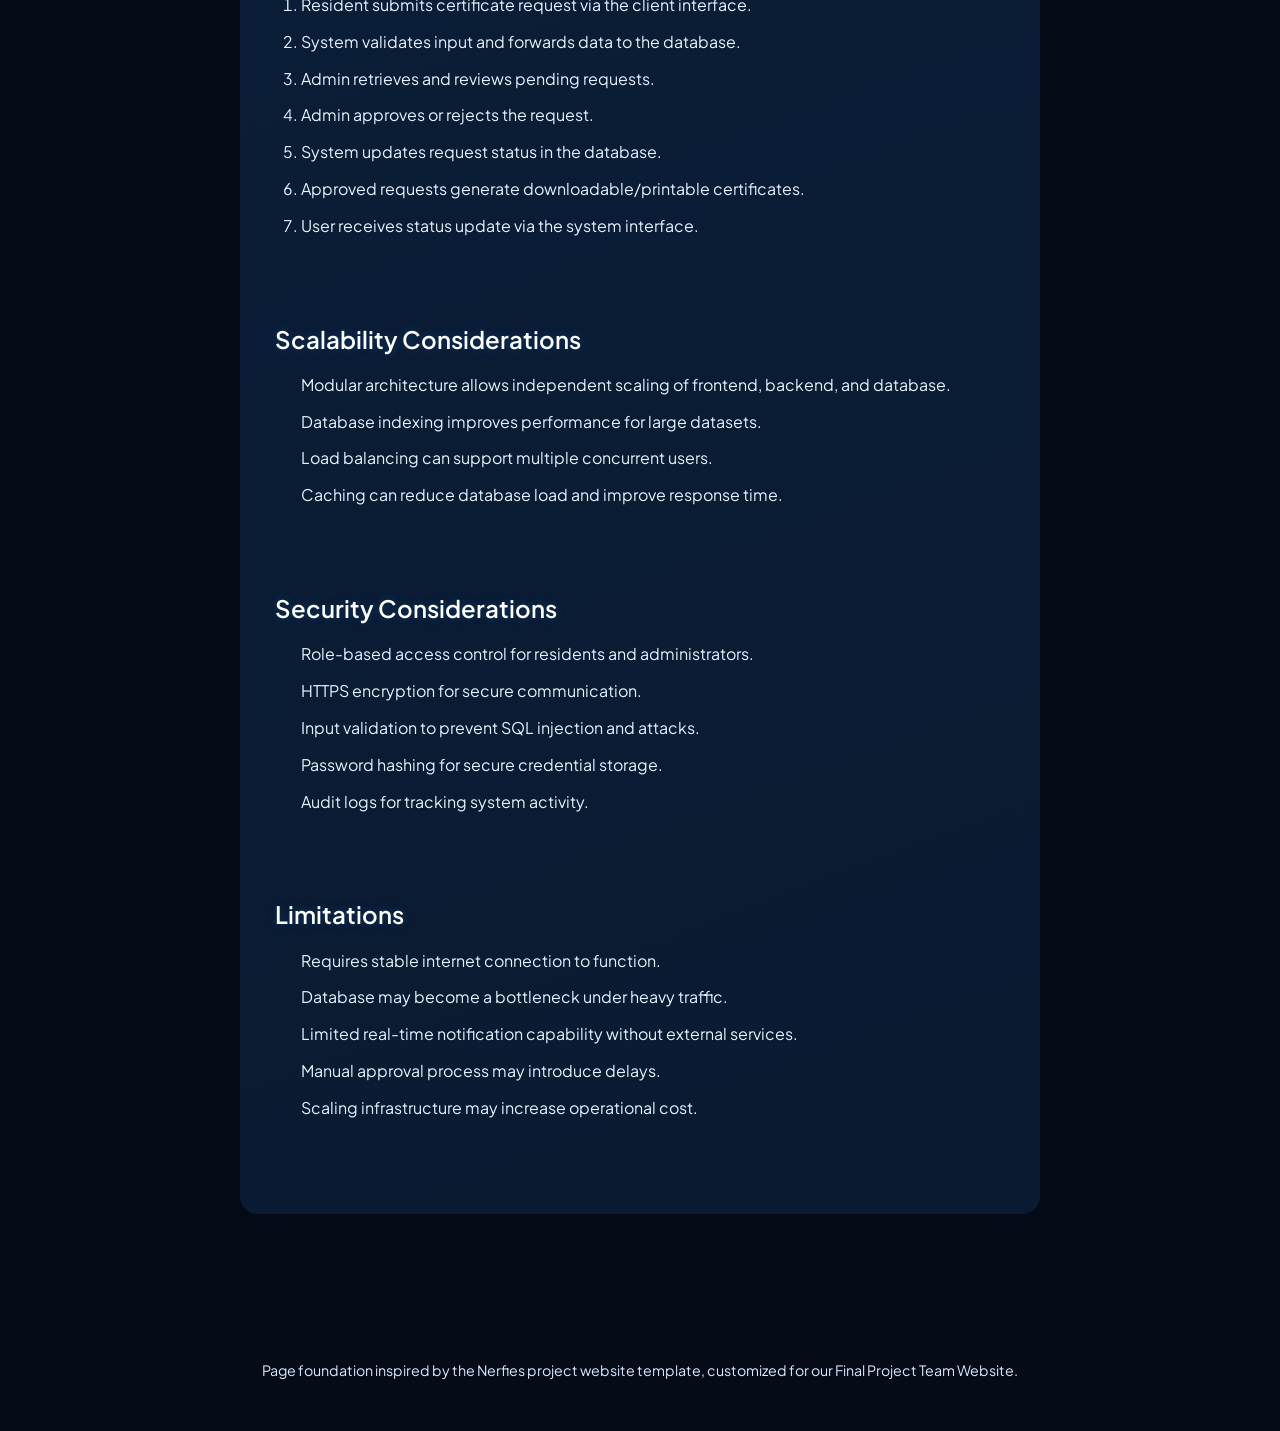
<file: system-architecture-documentation.html>
<!DOCTYPE html>
<html>
<head>
  <meta charset="utf-8">
  <meta name="viewport" content="width=device-width, initial-scale=1">
  <title>System Architecture Documentation - Barangay Certificate Request System</title>

  <link rel="preconnect" href="https://fonts.googleapis.com">
  <link rel="preconnect" href="https://fonts.gstatic.com" crossorigin>
  <link href="https://fonts.googleapis.com/css2?family=Space+Grotesk:wght@400;500;700&family=Plus+Jakarta+Sans:wght@400;600;700;800&display=swap" rel="stylesheet">
  <link rel="stylesheet" href="static/css/bulma.min.css">
  <link rel="stylesheet" href="static/css/fontawesome.all.min.css">
  <link rel="stylesheet" href="static/css/index.css">
  <style>
    /* Eye-friendly dark theme using #1E90FF as accent */
    body {
      color: #d9eaff !important;
      background:
        radial-gradient(900px 420px at 10% -8%, rgba(30, 144, 255, 0.22), transparent 65%),
        radial-gradient(760px 360px at 92% -8%, rgba(30, 144, 255, 0.16), transparent 68%),
        linear-gradient(165deg, #050c18 0%, #07152a 55%, #0a1c33 100%) !important;
    }
    body {
  color: #f1f7ff !important;
}

/* Headings (make them pop more) */
h1, h2, h3, h4, h5, h6,
.section-title,
.publication-title {
  color: #ffffff !important;
  text-shadow: 0 0 10px rgba(30, 144, 255, 0.25);
}

/* Main paragraph text */
p,
.content-card p,
.member-card p,
.update-card p {
  color: #eaf3ff !important;
  line-height: 1.8;
}

/* Muted secondary text (make slightly brighter than before) */
.publication-subtitle,
.footer-note p,
.group-label {
  color: #cfe6ff !important;
}

/* Strong text */
strong {
  color: #ffffff !important;
}

/* Lists */
ul, ol, li {
  color: #e6f1ff !important;
}

/* Links */
a {
  color: #4db3ff !important;
}

a:hover {
  color: #82ccff !important;
  text-shadow: 0 0 8px rgba(30, 144, 255, 0.4);
}

/* Cards text clarity boost */
.content-card,
.panel-card,
.member-card,
.update-card {
  color: #eef6ff !important;
}

/* Optional: improve readability of labels/chips */
.label-chip,
.state-pill {
  color: #ffffff !important;
}

    .noise-overlay,
    .bg-grid {
      opacity: 0.18 !important;
      background-image:
        linear-gradient(to right, rgba(30, 144, 255, 0.07) 1px, transparent 1px),
        linear-gradient(to bottom, rgba(30, 144, 255, 0.07) 1px, transparent 1px) !important;
    }

    .publication-title,
    .section-title,
    .brand-name,
    .panel-kicker,
    .member-role,
    .label-chip {
      color: #1E90FF !important;
    }

    .publication-subtitle,
    .group-label,
    .update-card h3,
    .update-card p,
    .member-card h3,
    .member-card p,
    .content-card p,
    .footer-note p,
    .author-block a {
      color: #d9eaff !important;
    }

    .label-chip,
    .action-btn,
    .actor-chips span,
    .state-pill,
    .publication-links .button {
      color: #dff0ff !important;
      border-color: rgba(30, 144, 255, 0.36) !important;
      background: rgba(30, 144, 255, 0.14) !important;
    }

    .label-chip {
      display: inline-flex !important;
      align-items: center;
      justify-content: center;
      width: auto !important;
      max-width: fit-content;
      padding: 0.45rem 1.2rem !important;
      border: 1px solid rgba(30, 144, 255, 0.35) !important;
      border-radius: 999px !important;
      font-size: 0.9rem;
      font-weight: 600;
      letter-spacing: 0.02em;
      line-height: 1.4;
      box-shadow: 0 4px 12px rgba(30, 144, 255, 0.1);
      margin: 0 auto 0.8rem !important;
    }

    html,
    body {
      min-height: 100%;
      margin: 0;
      padding: 0;
      background: #050c18 !important;
    }

    .brand-logo-wrap {
      margin: 0 auto 0.3rem;
    }

    .publication-links {
      display: flex;
      flex-wrap: wrap;
      gap: 0.9rem;
      justify-content: center;
      margin-top: 1.5rem;
    }

    .publication-links-group {
      display: flex;
      flex-wrap: wrap;
      gap: 0.75rem;
      justify-content: center;
      align-items: center;
    }

    .publication-links-label {
      display: inline-flex;
      align-items: center;
      justify-content: center;
      padding: 0.4rem 0.75rem;
      color: #8bd3ff;
      font-size: 0.78rem;
      font-weight: 700;
      letter-spacing: 0.08em;
      text-transform: uppercase;
      border-radius: 999px;
      border: 1px solid rgba(30, 144, 255, 0.26);
      background: rgba(30, 144, 255, 0.08);
    }

    .hero-shell,
    .content-card,
    .panel-card,
    .member-card,
    .update-card,
    .diagram-box,
    .box {
      border-color: rgba(30, 144, 255, 0.24) !important;
      background: linear-gradient(160deg, #0b203a, #0a1a31) !important;
      box-shadow: 0 12px 28px rgba(3, 10, 24, 0.5) !important;
      border-radius: 18px !important;
      overflow: hidden !important;
      background-clip: padding-box;
    }

    .panel-card {
      padding: 1.2rem 1.3rem !important;
      min-height: 160px;
      display: flex;
      flex-direction: column;
      justify-content: flex-start;
    }

    .content-card {
      padding: 1.8rem 2rem !important;
    }

    .member-card {
      padding: 1rem;
    }

    .member-featured {
      grid-column: span 2;
      display: grid;
      grid-template-columns: 96px 1fr;
      align-items: center;
      gap: 0.9rem;
    }

    .member-photo-wrap {
      margin: 0;
    }

    .member-photo {
      width: 96px;
      height: 96px;
      object-fit: cover;
      border-radius: 14px;
      border: 2px solid #3b84b9;
    }

    .member-card h3 {
      margin: 0;
      color: #e9f9ff;
      font-size: 1rem;
    }

    .member-role {
      margin: 0.32rem 0 0.36rem;
      color: #68dbff;
      font-size: 0.86rem;
      font-weight: 700;
    }

    .member-card p {
      margin: 0;
      color: #a2c6de;
      font-size: 0.89rem;
    }

    /* SECTION SPACING IMPROVEMENT */
.section {
  padding: 4rem 1.5rem !important;
}

/* Card spacing */
.content-card {
  padding: 2.5rem 2.2rem !important;
}

/* Headings spacing */
.title.is-4 {
  margin-top: 2rem;
  margin-bottom: 1rem;
  line-height: 1.3;
}

/* Paragraph spacing */
p {
  margin-bottom: 1.2rem;
  line-height: 1.8;
}

/* Lists spacing */
ul, ol {
  margin-top: 0.5rem;
  margin-bottom: 1.8rem;
  padding-left: 1.6rem;
}

li {
  margin-bottom: 0.6rem;
  line-height: 1.7;
}

/* Diagram spacing */
.diagram-box {
  margin: 1.5rem 0 2.5rem;
  padding: 1.5rem;
  border-radius: 12px;
  background: rgba(30, 144, 255, 0.08);
  border: 1px solid rgba(30, 144, 255, 0.25);
}

/* Preformatted diagram readability */
pre {
  margin: 0;
  padding: 1rem;
  line-height: 1.4;
  font-size: 0.9rem;
  overflow-x: auto;
}

/* Better separation between sections */
h3 + ul,
h3 + ol,
h3 + p,
h3 + .diagram-box {
  margin-top: 0.8rem;
}

/* Footer spacing */
.footer-note {
  padding: 3rem 1.5rem !important;
  margin-top: 2rem;
}

    .footer-note {
      padding-top: 1.25rem;
      padding-bottom: 2.4rem;
    }

    .footer-note p {
      margin: 0;
      text-align: center;
      color: #7da4c0;
      font-size: 0.89rem;
    }

    .publication-links {
      display: flex;
      flex-wrap: wrap;
      gap: 0.75rem;
      justify-content: center;
      margin-top: 1.5rem;
    }

    .publication-links .button {
      margin: 0;
      padding: 0.6rem 1.2rem;
      border-radius: 999px;
      font-size: 0.9rem;
      font-weight: 600;
      text-decoration: none;
      transition: all 0.2s ease;
    }

    .publication-links .button:hover {
      background: rgba(30, 144, 255, 0.25) !important;
      border-color: rgba(30, 144, 255, 0.5) !important;
      transform: translateY(-1px);
      box-shadow: 0 6px 16px rgba(30, 144, 255, 0.2);
    }

    .publication-links .button span {
      display: block;
      line-height: 1.2;
    }

    .hero.publication-header {
      padding: 3rem 1.5rem 4rem;
      text-align: center;
    }

    .hero.publication-header .hero-body {
      padding: 0;
    }

    .publication-title {
      font-size: 2.5rem;
      font-weight: 700;
      margin: 0.5rem 0 0.3rem;
      line-height: 1.1;
    }

    .publication-subtitle {
      font-size: 1.1rem;
      font-weight: 400;
      margin: 0 0 1.5rem;
      line-height: 1.4;
      opacity: 0.9;
    }

    .brand-logo-wrap {
      display: inline-block;
    }

    .brand-logo {
      width: 100%;
      height: auto;
      max-width: 120px;
    }

    .brand-name {
      font-size: 1.08rem;
      font-weight: 900;
      letter-spacing: 0.18em;
      margin: 0.1rem 0 0.3rem;
    }

    .section-title {
      margin-bottom: 1rem;
      font-size: 1.8rem;
      font-weight: 700;
    }

    .container.is-max-desktop {
      max-width: 800px;
    }

    @media (max-width: 768px) {
      .publication-title {
        font-size: 2rem;
      }

      .publication-subtitle {
        font-size: 1rem;
      }

      .publication-links {
        gap: 0.5rem;
      }

      .publication-links .button {
        padding: 0.5rem 1rem;
        font-size: 0.85rem;
      }
    }
  </style>
</head>

<body>
  <div id="navbar-placeholder"></div>
<div class="noise-overlay" aria-hidden="true"></div>

<section class="hero publication-header">
  <div class="hero-body">
    <div class="container is-max-desktop has-text-centered">
      <figure class="brand-logo-wrap" style="width: 124px; margin: 0.1rem auto 0.3rem;">
        <img src="static/images/nexora.png" alt="Nexora group logo" class="brand-logo" style="width: 100%; height: auto; display: block;">
      </figure>
      <p class="brand-name" style="font-size: 1.08rem; font-weight: 900; letter-spacing: 0.18em;">NEXORA</p>
      <h1 class="title is-1 publication-title">System Architecture Documentation</h1>
      <h2 class="subtitle is-4 publication-subtitle">Overview of the overall system architecture, including major components, data flow, and infrastructure decisions.</h2>

      
    </div>
  </div>
</section>

<section class="section">
  <div class="container is-max-desktop">
    <div class="content-card">
      <h2 class="title is-3 section-title">Architecture Overview</h2>
      <p>
        This section outlines the overall system architecture, including major components, data flow, and infrastructure decisions behind the Barangay Certificate Request System.
      </p>

      <hr>

      <h3 class="title is-4">Architecture Diagram</h3>
      <pre>
+---------------------+          HTTPS/API         +----------------------+
|  Web/Mobile Client  |  <---------------------->  |   Web Application    |
| (Residents/Admin)   |                           |  (Frontend + Backend) |
+---------------------+                           +----------+-----------+
                                                             |
                                                             | SQL / ORM
                                                             v
                                                +--------------------------+
                                                |   Database Server        |
                                                | (Barangay Records DB)    |
                                                +--------------------------+
                                                             ^
                                                             |
                                                +--------------------------+
                                                |  Admin Dashboard Module  |
                                                | (Certificate Processing) |
                                                +--------------------------+
      </pre>

      <h3 class="title is-4">System Components</h3>
      <ul>
        <li><strong>Web/Mobile Client</strong> – Interface for residents and administrators to submit and manage certificate requests.</li>
        <li><strong>Web Application</strong> – Handles business logic, validation, and request processing between client and database.</li>
        <li><strong>Database Server</strong> – Stores resident records, certificate requests, and transaction history.</li>
        <li><strong>Admin Dashboard Module</strong> – Used by barangay staff for approving, rejecting, and generating certificates.</li>
      </ul>

      <h3 class="title is-4">Data Flow Between Systems</h3>
      <ol>
        <li>Resident submits certificate request via the client interface.</li>
        <li>System validates input and forwards data to the database.</li>
        <li>Admin retrieves and reviews pending requests.</li>
        <li>Admin approves or rejects the request.</li>
        <li>System updates request status in the database.</li>
        <li>Approved requests generate downloadable/printable certificates.</li>
        <li>User receives status update via the system interface.</li>
      </ol>
      <br>

      <h3 class="title is-4">Scalability Considerations</h3>
      <ul>
        <li>Modular architecture allows independent scaling of frontend, backend, and database.</li>
        <li>Database indexing improves performance for large datasets.</li>
        <li>Load balancing can support multiple concurrent users.</li>
        <li>Caching can reduce database load and improve response time.</li>
      </ul>
      <br>

      <h3 class="title is-4">Security Considerations</h3>
      <ul>
        <li>Role-based access control for residents and administrators.</li>
        <li>HTTPS encryption for secure communication.</li>
        <li>Input validation to prevent SQL injection and attacks.</li>
        <li>Password hashing for secure credential storage.</li>
        <li>Audit logs for tracking system activity.</li>
      </ul>
      <br>

      <h3 class="title is-4">Limitations</h3>
      <ul>
        <li>Requires stable internet connection to function.</li>
        <li>Database may become a bottleneck under heavy traffic.</li>
        <li>Limited real-time notification capability without external services.</li>
        <li>Manual approval process may introduce delays.</li>
        <li>Scaling infrastructure may increase operational cost.</li>
      </ul>
      <br>

    </div>
  </div>
</section>

<section class="section footer-note">
  <div class="container is-max-desktop">
    <p>
      Page foundation inspired by the Nerfies project website template, customized for our Final Project Team Website.
    </p>
  </div>
</section>
<script>
    // Fetch the navigation bar and insert it into the placeholder
    fetch('nav.html')
      .then(response => response.text())
      .then(data => {
        document.getElementById('navbar-placeholder').innerHTML = data;
        
        // Initialize the burger menu AFTER the nav bar has loaded
        const $navbarBurgers = Array.prototype.slice.call(document.querySelectorAll('.navbar-burger'), 0);
        $navbarBurgers.forEach( el => {
          el.addEventListener('click', () => {
            const target = el.dataset.target;
            const $target = document.getElementById(target);
            el.classList.toggle('is-active');
            $target.classList.toggle('is-active');
            
            if ($target.classList.contains('is-active')) {
              $target.style.background = '#0a1c33';
            } else {
              $target.style.background = 'transparent';
            }
          });
        });
      })
      .catch(error => console.error('Error loading navigation:', error));
  </script>
</body>
</body>
</html>
</file>
<file: static/css/index.css>
:root {
  --bg-0: #01060e;
  --bg-1: #03152a;
  --panel: #0a213b;
  --line: #316892;
  --text: #e8f8ff;
  --text-soft: #9bbdd7;
  --cyan: #39d8ff;
  --blue: #2a79ff;
}

* {
  box-sizing: border-box;
}

html,
body {
  margin: 0;
  padding: 0;
}

body {
  font-family: "Plus Jakarta Sans", "Segoe UI", sans-serif;
  color: var(--text);
  background:
    radial-gradient(1100px 500px at 9% -10%, rgba(40, 120, 255, 0.3), transparent 62%),
    radial-gradient(860px 420px at 92% 0%, rgba(57, 220, 255, 0.22), transparent 62%),
    linear-gradient(160deg, var(--bg-0) 0%, #010a16 45%, var(--bg-1) 100%);
}

.bg-grid {
  position: fixed;
  inset: 0;
  z-index: -1;
  pointer-events: none;
  opacity: 0.2;
  background-image:
    linear-gradient(to right, rgba(110, 200, 255, 0.08) 1px, transparent 1px),
    linear-gradient(to bottom, rgba(110, 200, 255, 0.08) 1px, transparent 1px);
  background-size: 40px 40px;
}

.site-header {
  position: sticky;
  top: 0;
  z-index: 25;
  backdrop-filter: blur(8px);
  border-bottom: 1px solid rgba(67, 132, 183, 0.35);
  background: linear-gradient(90deg, rgba(1, 9, 18, 0.88), rgba(4, 22, 40, 0.88));
}

.header-row {
  display: flex;
  justify-content: space-between;
  align-items: center;
  gap: 0.9rem;
  padding: 0.68rem 1.2rem;
}

.mini-brand {
  display: inline-flex;
  align-items: center;
  gap: 0.5rem;
  color: #ddf3ff;
  text-decoration: none;
  font-family: "Space Grotesk", "Segoe UI", sans-serif;
  font-size: 0.9rem;
  letter-spacing: 0.12em;
  font-weight: 700;
}

.mini-brand-logo {
  width: 22px;
  height: 22px;
  object-fit: contain;
  filter: drop-shadow(0 0 8px rgba(65, 186, 255, 0.4));
}

.header-nav {
  display: flex;
  flex-wrap: wrap;
  gap: 0.35rem;
}

.header-nav a {
  text-decoration: none;
  color: #c4e8ff;
  font-size: 0.82rem;
  padding: 0.34rem 0.66rem;
  border-radius: 999px;
  border: 1px solid rgba(58, 131, 186, 0.2);
  transition: all 0.18s ease;
}

.header-nav a:hover {
  color: #f2fcff;
  border-color: rgba(79, 171, 232, 0.5);
  background: rgba(34, 117, 180, 0.22);
}

.section {
  padding: 2.45rem 1.5rem;
}

.hero-section {
  padding-top: 3rem;
}

.hero-card {
  border: 1px solid rgba(61, 126, 178, 0.42);
  border-radius: 22px;
  padding: 1.45rem 1.3rem 1.65rem;
  background: linear-gradient(165deg, rgba(9, 30, 54, 0.9), rgba(6, 21, 39, 0.92));
  box-shadow: 0 20px 40px rgba(0, 7, 18, 0.44);
}

.hero-brand {
  margin: 0 0 0.28rem;
  color: #d6f1ff;
  letter-spacing: 0.18em;
  font-weight: 700;
  font-size: 0.74rem;
}

.hero-kicker {
  margin: 0;
  font-size: 0.75rem;
  letter-spacing: 0.1em;
  text-transform: uppercase;
  color: #7fd9ff;
  font-weight: 700;
}

.hero-title {
  margin: 0.5rem 0 0;
  font-family: "Space Grotesk", "Segoe UI", sans-serif;
  font-size: clamp(1.8rem, 4vw, 3rem);
  line-height: 1.05;
  background: linear-gradient(180deg, #f8fdff 16%, #9bd6ff 78%);
  -webkit-background-clip: text;
  background-clip: text;
  color: transparent;
}

.hero-subtitle {
  margin: 0.72rem auto 1.05rem;
  color: var(--text-soft);
  font-size: 0.98rem;
  max-width: 44rem;
}

.hero-actions {
  display: flex;
  justify-content: center;
  flex-wrap: wrap;
  gap: 0.56rem;
}

.hero-actions a {
  text-decoration: none;
  color: #d6f0ff;
  font-weight: 700;
  font-size: 0.84rem;
  padding: 0.44rem 0.82rem;
  border-radius: 999px;
  border: 1px solid #3875a5;
  background: linear-gradient(140deg, rgba(19, 78, 128, 0.52), rgba(20, 58, 98, 0.38));
  transition: transform 0.2s ease, border-color 0.2s ease;
}

/* Current hero logo classes used by index.html */
.brand-logo-wrap {
  width: clamp(40px, 5.2vw, 52px);
  margin: 0.15rem auto 0.35rem;
}

.brand-logo {
  width: 100%;
  height: auto;
  display: block;
  object-fit: contain;
  filter: drop-shadow(0 0 10px rgba(52, 177, 255, 0.38));
}

.brand-name {
  margin: 0 0 0.6rem;
  font-size: 0.95rem;
  font-weight: 800;
  letter-spacing: 0.16em;
  color: #d8f2ff;;
}

.hero-actions a:hover {
  transform: translateY(-1px);
  border-color: #52b7ee;
}

.info-section {
  padding-top: 0.7rem;
}

.info-grid {
  display: grid;
  grid-template-columns: repeat(3, minmax(0, 1fr));
  gap: 0.78rem;
}

.info-card {
  border: 1px solid var(--line);
  border-radius: 14px;
  background: linear-gradient(170deg, rgba(10, 35, 61, 0.92), rgba(6, 24, 44, 0.9));
  padding: 0.95rem;
  box-shadow: 0 14px 28px rgba(0, 8, 20, 0.35);
}

.card-label,
.section-kicker {
  margin: 0;
  font-size: 0.74rem;
  letter-spacing: 0.09em;
  text-transform: uppercase;
  color: #77daff;
  font-weight: 700;
}

.info-card h3 {
  margin: 0.4rem 0 0.45rem;
  font-family: "Space Grotesk", "Segoe UI", sans-serif;
  font-size: 1.02rem;
  color: #e7f7ff;
}

.info-card p {
  margin: 0;
  color: #a3c6de;
  font-size: 0.92rem;
}

.workflow-section {
  padding-top: 2rem;
}

.section-head {
  margin-bottom: 0.95rem;
}

.section-title {
  margin: 0.38rem 0 0;
  font-family: "Space Grotesk", "Segoe UI", sans-serif;
  font-size: clamp(1.2rem, 2.4vw, 1.8rem);
  color: #dff2ff;
  letter-spacing: 0.03em;
}

.overview-card {
  border: 1px solid var(--line);
  border-radius: 18px;
  background: linear-gradient(165deg, rgba(8, 30, 53, 0.92), rgba(5, 21, 39, 0.9));
  box-shadow: 0 14px 30px rgba(0, 7, 17, 0.36);
  padding: 1.2rem;
}

.overview-card p {
  margin: 0.85rem 0 0;
  color: #a6c9e3;
  line-height: 1.65;
}

.workflow-frame {
  margin: 0;
  min-height: 560px;
  border: 1px solid #3c88bc;
  border-radius: 20px;
  overflow: hidden;
  background: radial-gradient(circle at 50% 22%, rgba(39, 123, 196, 0.28), #041126 70%);
  box-shadow: 0 22px 40px rgba(0, 8, 19, 0.42);
}

.workflow-image {
  width: 100%;
  height: 100%;
  object-fit: contain;
  display: block;
  padding: 0.9rem;
}

.lane-tags {
  margin-top: 0.8rem;
  display: flex;
  flex-wrap: wrap;
  gap: 0.55rem;
}

.lane-tags span {
  border: 1px solid #3778a9;
  border-radius: 999px;
  background: rgba(12, 42, 69, 0.86);
  color: #9fddff;
  font-size: 0.8rem;
  font-weight: 700;
  padding: 0.33rem 0.72rem;
}

.updates-section {
  padding-top: 2rem;
}

.member-card {
  border: 1px solid var(--line);
  border-radius: 18px;
  background: linear-gradient(165deg, rgba(8, 30, 53, 0.92), rgba(5, 21, 39, 0.9));
  box-shadow: 0 14px 30px rgba(0, 7, 17, 0.36);
}

.progress-list {
  margin-top: 0;
  display: grid;
  gap: 0.62rem;
}

.progress-item {
  border: 1px solid #2f6f9f;
  border-radius: 12px;
  background: rgba(9, 34, 58, 0.72);
  padding: 0.75rem 0.82rem;
}

.progress-item h3 {
  margin: 0;
  color: #e7f8ff;
  font-size: 0.96rem;
}

.progress-item p {
  margin: 0.34rem 0 0.5rem;
  color: #a0c4de;
  font-size: 0.88rem;
}

.progress-item span {
  display: inline-block;
  font-size: 0.75rem;
  font-weight: 700;
  border-radius: 999px;
  padding: 0.24rem 0.6rem;
}

.progress-item.done span {
  color: #8de0ff;
  background: #0b3b66;
}

.progress-item.active {
  border-color: #4a96cb;
}

.progress-item.active span {
  color: #c9f4ff;
  background: #165985;
}

.team-section {
  padding-top: 2.1rem;
}

.group-label {
  margin: 0.55rem 0 0;
  color: #9cc2dd;
}

.team-grid {
  margin-top: 1rem;
  display: grid;
  grid-template-columns: repeat(4, minmax(0, 1fr));
  gap: 0.82rem;
}

.member-card {
  padding: 1rem;
}

.member-featured {
  grid-column: span 2;
  display: grid;
  grid-template-columns: 96px 1fr;
  align-items: center;
  gap: 0.9rem;
}

.member-photo-wrap {
  margin: 0;
}

.member-photo {
  width: 96px;
  height: 96px;
  object-fit: cover;
  border-radius: 14px;
  border: 2px solid #3b84b9;
}

.member-card h3 {
  margin: 0;
  color: #e9f9ff;
  font-size: 1rem;
}

.member-role {
  margin: 0.32rem 0 0.36rem;
  color: #68dbff;
  font-size: 0.86rem;
  font-weight: 700;
}

.member-card p {
  margin: 0;
  color: #a2c6de;
  font-size: 0.89rem;
}

.footer-note {
  padding-top: 1.25rem;
  padding-bottom: 2.4rem;
}

.footer-note p {
  margin: 0;
  text-align: center;
  color: #7da4c0;
  font-size: 0.89rem;
}

/* Unified blue theme requested by user */
body {
  color: #1E90FF;
  background:
    radial-gradient(1000px 420px at 8% -10%, rgba(30, 144, 255, 0.16), transparent 65%),
    radial-gradient(900px 440px at 92% -12%, rgba(30, 144, 255, 0.12), transparent 67%),
    linear-gradient(165deg, #f3f8ff 0%, #e5f0ff 52%, #d9e9ff 100%);
}

.noise-overlay,
.bg-grid {
  opacity: 0.22;
  background-image:
    linear-gradient(to right, rgba(30, 144, 255, 0.08) 1px, transparent 1px),
    linear-gradient(to bottom, rgba(30, 144, 255, 0.08) 1px, transparent 1px);
}

.publication-title,
.publication-subtitle,
.section-title,
.brand-name,
.label-chip,
.hero-title,
.hero-subtitle,
.group-label,
.member-role,
.panel-kicker,
.card-label,
.section-kicker,
.section-eyebrow,
.status-label,
.info-card h3,
.info-card p,
.update-card h3,
.update-card p,
.member-card h3,
.member-card p,
.overview-card p,
.content-card p,
.footer-note p {
  color: #1E90FF !important;
}

.author-block a,
.header-nav a,
.topbar-links a,
.mini-brand,
.hero-actions a,
.quick-links a,
.publication-links a,
.lane-tags span,
.actor-chips span,
.action-btn,
.label-chip {
  color: #1E90FF !important;
  border-color: rgba(30, 144, 255, 0.28) !important;
  background: rgba(30, 144, 255, 0.08) !important;
}

.hero-shell,
.hero-card,
.content-card,
.panel-card,
.member-card,
.update-card,
.overview-card,
.info-card,
.status-card,
.story-card,
.progress-card,
.progress-item,
.workflow-frame,
.diagram-box {
  border-color: rgba(30, 144, 255, 0.22) !important;
  background: linear-gradient(160deg, #ffffff, #edf4ff) !important;
  box-shadow: 0 12px 28px rgba(30, 144, 255, 0.1) !important;
}

.workflow-image,
.bpmn-image {
  filter: saturate(1.04) contrast(1.03);
}

.state-pill.done,
.progress-item.done span {
  background: rgba(30, 144, 255, 0.14) !important;
  color: #1E90FF !important;
}

.state-pill.active,
.progress-item.active span {
  background: rgba(30, 144, 255, 0.2) !important;
  color: #1E90FF !important;
}

.timeline-wrap {
  border-left-color: rgba(30, 144, 255, 0.42) !important;
}

.dot,
.update-row.active .dot {
  background: #1E90FF !important;
  box-shadow: 0 0 0 3px rgba(30, 144, 255, 0.22) !important;
  border-color: #ffffff !important;
}

@media (max-width: 1024px) {
  .info-grid {
    grid-template-columns: repeat(2, minmax(0, 1fr));
  }

  .team-grid {
    grid-template-columns: repeat(2, minmax(0, 1fr));
  }

  .member-featured {
    grid-column: span 2;
  }

  .workflow-frame {
    min-height: 460px;
  }
}

@media (max-width: 768px) {
  .header-row {
    justify-content: center;
    flex-wrap: wrap;
  }

  .mini-brand-logo {
    width: 20px;
    height: 20px;
  }

  .section {
    padding: 2.1rem 1rem;
  }

  .info-grid,
  .team-grid {
    grid-template-columns: 1fr;
  }

  .member-featured {
    grid-column: auto;
    grid-template-columns: 1fr;
    text-align: center;
  }

  .member-photo {
    margin: 0 auto;
  }

  .workflow-frame {
    min-height: 300px;
  }
}
</file>
